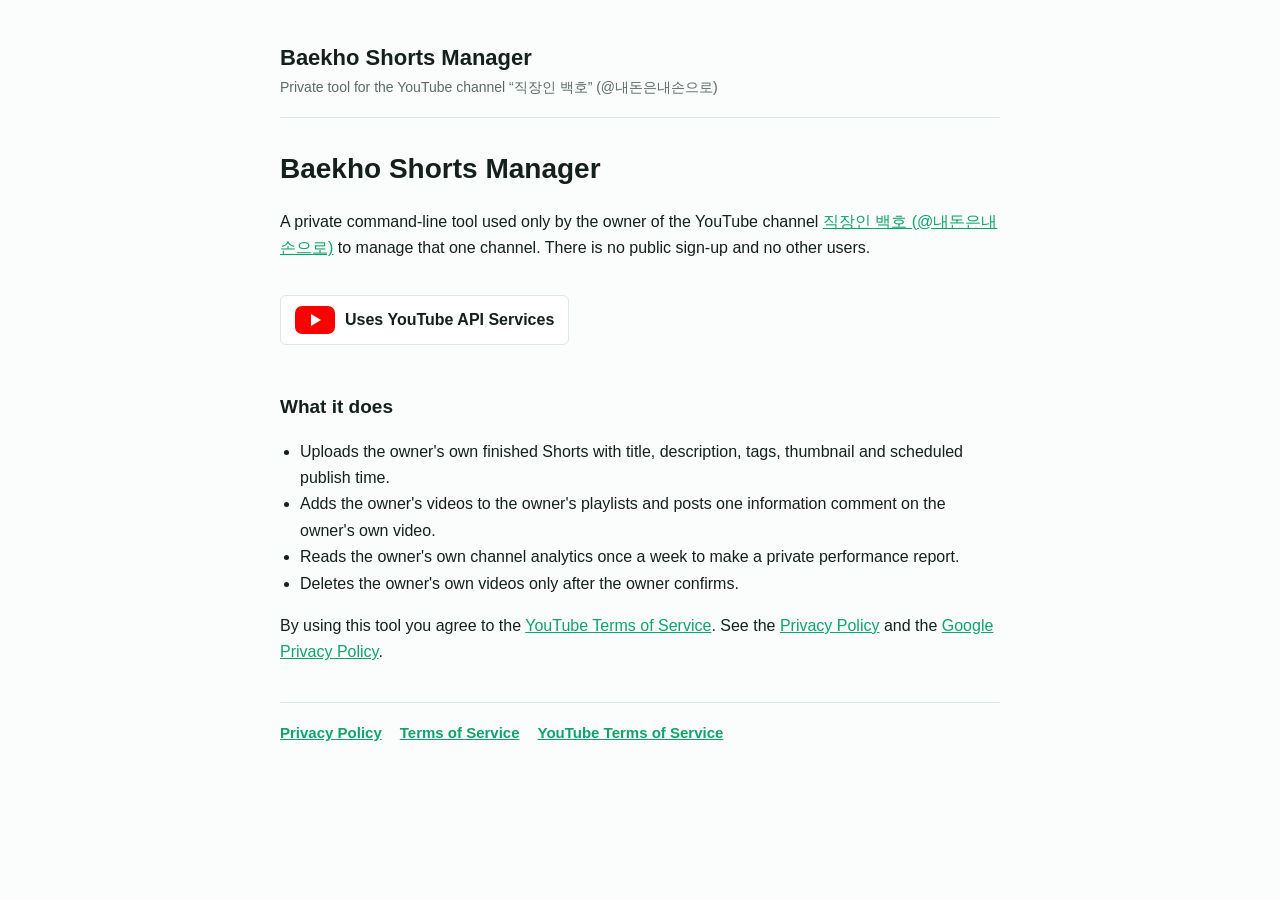
<file: index.html>
<!doctype html><html lang="en"><head><meta charset="utf-8"><meta name="viewport" content="width=device-width,initial-scale=1"><title>Baekho Shorts Manager</title><link rel="stylesheet" href="style.css"></head><body><div class="wrap">
<header><div><div class="name">Baekho Shorts Manager</div><div class="sub">Private tool for the YouTube channel “직장인 백호” (@내돈은내손으로)</div></div></header>
<h1>Baekho Shorts Manager</h1>
<p>A private command-line tool used only by the owner of the YouTube channel <a href="https://www.youtube.com/@내돈은내손으로">직장인 백호 (@내돈은내손으로)</a> to manage that one channel. There is no public sign-up and no other users.</p>
<div class="yt"><svg width="40" height="28" viewBox="0 0 40 28" aria-label="YouTube"><rect width="40" height="28" rx="7" fill="#FF0000"/><path d="M16 8l10 6-10 6z" fill="#fff"/></svg><span>Uses YouTube API Services</span></div>
<h2>What it does</h2>
<ul>
<li>Uploads the owner's own finished Shorts with title, description, tags, thumbnail and scheduled publish time.</li>
<li>Adds the owner's videos to the owner's playlists and posts one information comment on the owner's own video.</li>
<li>Reads the owner's own channel analytics once a week to make a private performance report.</li>
<li>Deletes the owner's own videos only after the owner confirms.</li>
</ul>
<p>By using this tool you agree to the <a href="https://www.youtube.com/t/terms">YouTube Terms of Service</a>. See the <a href="privacy.html">Privacy Policy</a> and the <a href="https://policies.google.com/privacy">Google Privacy Policy</a>.</p>
<nav class="legal"><a href="privacy.html">Privacy Policy</a><a href="terms.html">Terms of Service</a><a href="https://www.youtube.com/t/terms">YouTube Terms of Service</a></nav>
</div></body></html>
</file>
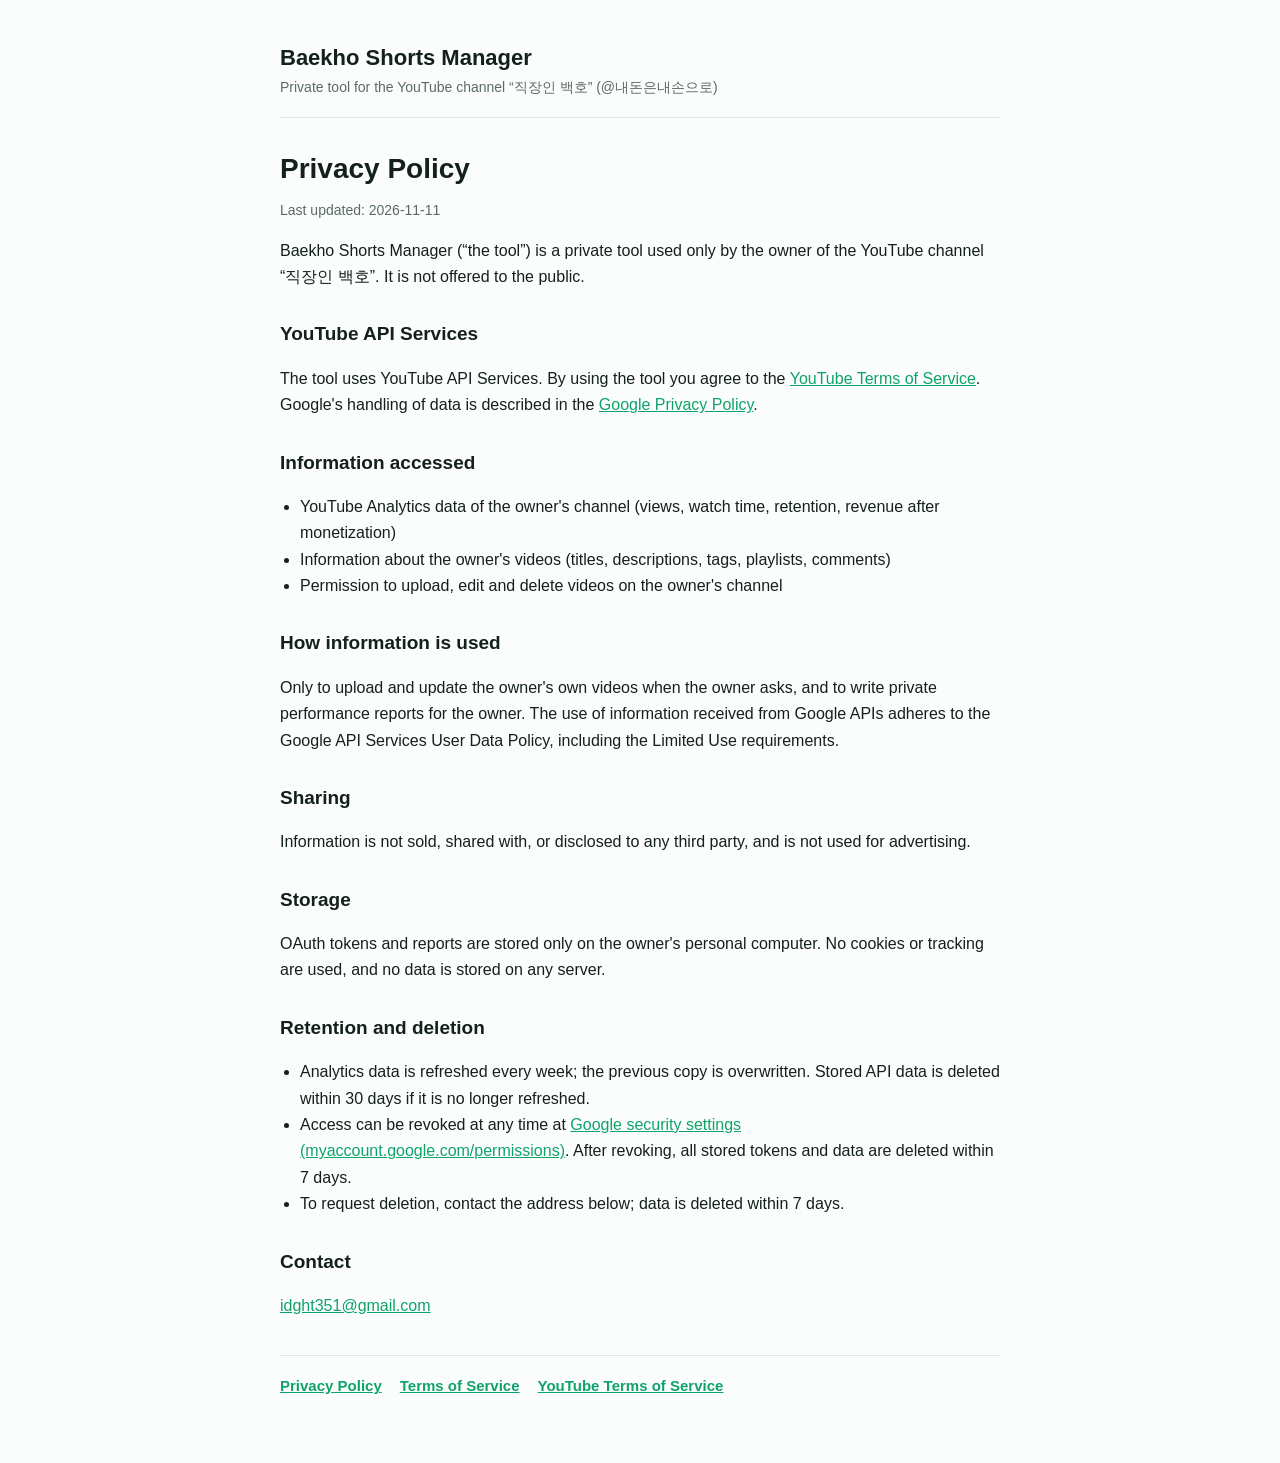
<file: privacy.html>
<!doctype html><html lang="en"><head><meta charset="utf-8"><meta name="viewport" content="width=device-width,initial-scale=1"><title>Privacy Policy — Baekho Shorts Manager</title><link rel="stylesheet" href="style.css"></head><body><div class="wrap">
<header><div><div class="name">Baekho Shorts Manager</div><div class="sub">Private tool for the YouTube channel “직장인 백호” (@내돈은내손으로)</div></div></header>
<h1>Privacy Policy</h1><div class="date">Last updated: 2026-11-11</div>
<p>Baekho Shorts Manager (“the tool”) is a private tool used only by the owner of the YouTube channel “직장인 백호”. It is not offered to the public.</p>
<h2>YouTube API Services</h2>
<p>The tool uses YouTube API Services. By using the tool you agree to the <a href="https://www.youtube.com/t/terms">YouTube Terms of Service</a>. Google's handling of data is described in the <a href="https://policies.google.com/privacy">Google Privacy Policy</a>.</p>
<h2>Information accessed</h2>
<ul><li>YouTube Analytics data of the owner's channel (views, watch time, retention, revenue after monetization)</li>
<li>Information about the owner's videos (titles, descriptions, tags, playlists, comments)</li>
<li>Permission to upload, edit and delete videos on the owner's channel</li></ul>
<h2>How information is used</h2>
<p>Only to upload and update the owner's own videos when the owner asks, and to write private performance reports for the owner. The use of information received from Google APIs adheres to the Google API Services User Data Policy, including the Limited Use requirements.</p>
<h2>Sharing</h2>
<p>Information is not sold, shared with, or disclosed to any third party, and is not used for advertising.</p>
<h2>Storage</h2>
<p>OAuth tokens and reports are stored only on the owner's personal computer. No cookies or tracking are used, and no data is stored on any server.</p>
<h2>Retention and deletion</h2>
<ul><li>Analytics data is refreshed every week; the previous copy is overwritten. Stored API data is deleted within 30 days if it is no longer refreshed.</li>
<li>Access can be revoked at any time at <a href="https://myaccount.google.com/permissions">Google security settings (myaccount.google.com/permissions)</a>. After revoking, all stored tokens and data are deleted within 7 days.</li>
<li>To request deletion, contact the address below; data is deleted within 7 days.</li></ul>
<h2>Contact</h2><p><a href="mailto:idght351@gmail.com">idght351@gmail.com</a></p>
<nav class="legal"><a href="privacy.html">Privacy Policy</a><a href="terms.html">Terms of Service</a><a href="https://www.youtube.com/t/terms">YouTube Terms of Service</a></nav>
</div></body></html>
</file>
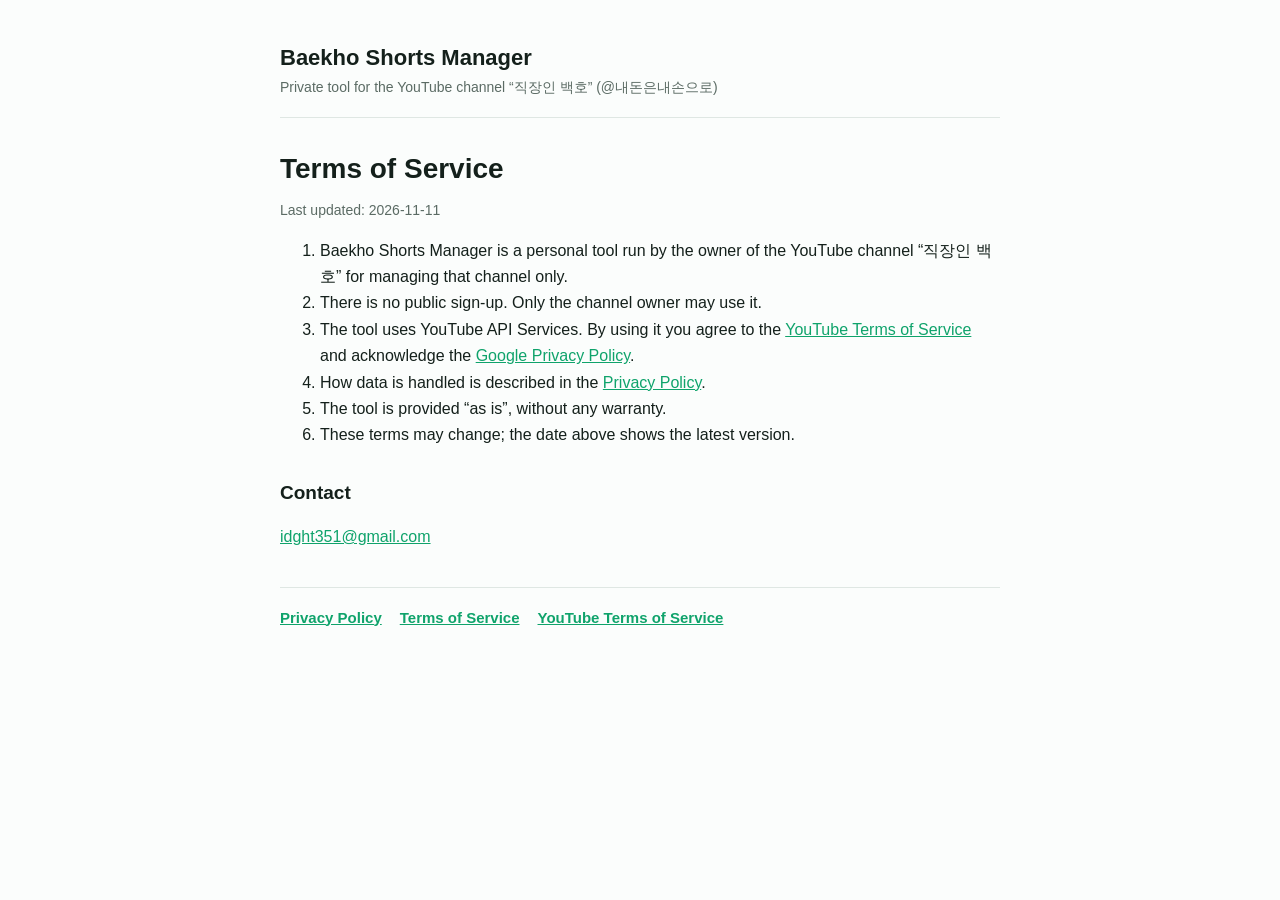
<file: terms.html>
<!doctype html><html lang="en"><head><meta charset="utf-8"><meta name="viewport" content="width=device-width,initial-scale=1"><title>Terms of Service — Baekho Shorts Manager</title><link rel="stylesheet" href="style.css"></head><body><div class="wrap">
<header><div><div class="name">Baekho Shorts Manager</div><div class="sub">Private tool for the YouTube channel “직장인 백호” (@내돈은내손으로)</div></div></header>
<h1>Terms of Service</h1><div class="date">Last updated: 2026-11-11</div>
<ol>
<li>Baekho Shorts Manager is a personal tool run by the owner of the YouTube channel “직장인 백호” for managing that channel only.</li>
<li>There is no public sign-up. Only the channel owner may use it.</li>
<li>The tool uses YouTube API Services. By using it you agree to the <a href="https://www.youtube.com/t/terms">YouTube Terms of Service</a> and acknowledge the <a href="https://policies.google.com/privacy">Google Privacy Policy</a>.</li>
<li>How data is handled is described in the <a href="privacy.html">Privacy Policy</a>.</li>
<li>The tool is provided “as is”, without any warranty.</li>
<li>These terms may change; the date above shows the latest version.</li>
</ol>
<h2>Contact</h2><p><a href="mailto:idght351@gmail.com">idght351@gmail.com</a></p>
<nav class="legal"><a href="privacy.html">Privacy Policy</a><a href="terms.html">Terms of Service</a><a href="https://www.youtube.com/t/terms">YouTube Terms of Service</a></nav>
</div></body></html>
</file>
<file: style.css>
:root{--ink:#14201b;--mute:#5b6b64;--line:#dfe7e3;--mint:#0FA36B;--bg:#fbfdfc}
*{box-sizing:border-box}body{margin:0;background:var(--bg);color:var(--ink);font:16px/1.65 -apple-system,"Segoe UI","Noto Sans KR",sans-serif}
.wrap{max-width:760px;margin:0 auto;padding:40px 20px 64px}
header{display:flex;align-items:center;gap:14px;border-bottom:1px solid var(--line);padding-bottom:18px;margin-bottom:28px}
header .name{font-weight:800;font-size:22px}header .sub{color:var(--mute);font-size:14px}
h1{font-size:28px;margin:0 0 6px}h2{font-size:19px;margin:28px 0 8px}.date{color:var(--mute);font-size:14px}
a{color:var(--mint)}ul{padding-left:20px}
.yt{display:inline-flex;align-items:center;gap:10px;border:1px solid var(--line);border-radius:6px;padding:10px 14px;background:#fff;margin:18px 0}
.yt span{font-weight:700}
nav.legal{margin-top:36px;padding-top:18px;border-top:1px solid var(--line);font-size:15px}
nav.legal a{margin-right:18px;font-weight:700}
</file>
